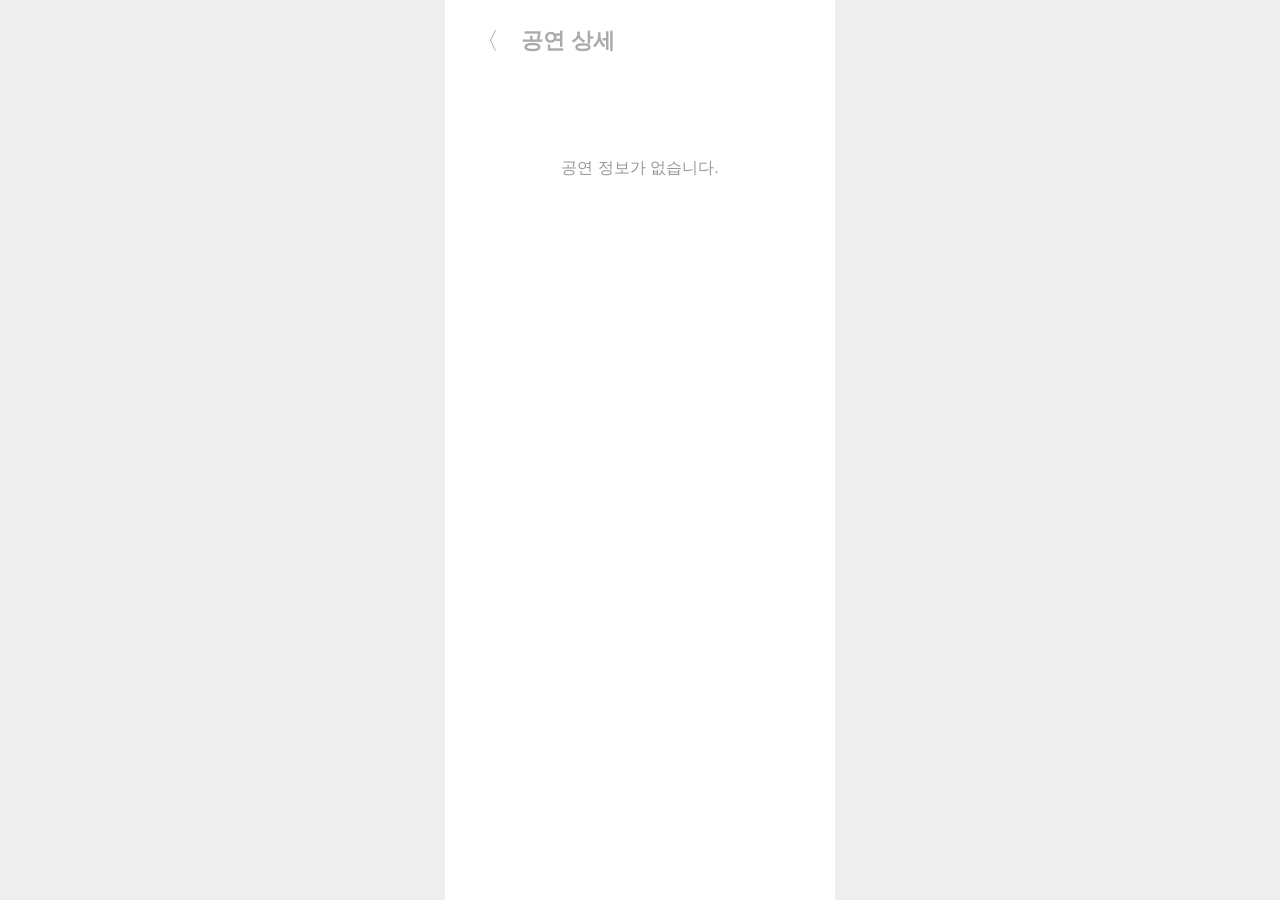
<file: src/main/resources/static/detail/detail.html>
<!DOCTYPE html>
<html lang="ko">
<head>
    <meta charset="UTF-8" />
    <meta name="viewport" content="width=device-width, initial-scale=1.0" />
    <title>공연 상세</title>
    <link rel="stylesheet" href="detail.css" />
</head>
<body>
<div class="app">

    <header class="detail-header">
        <button onclick="history.back()">〈</button>
        <h1>공연 상세</h1>
    </header>

    <main id="detailContainer">
        <!-- JS로 상세 정보 출력 -->
    </main>

</div>

<script src="detail.js"></script>
</body>
</html>
</file>
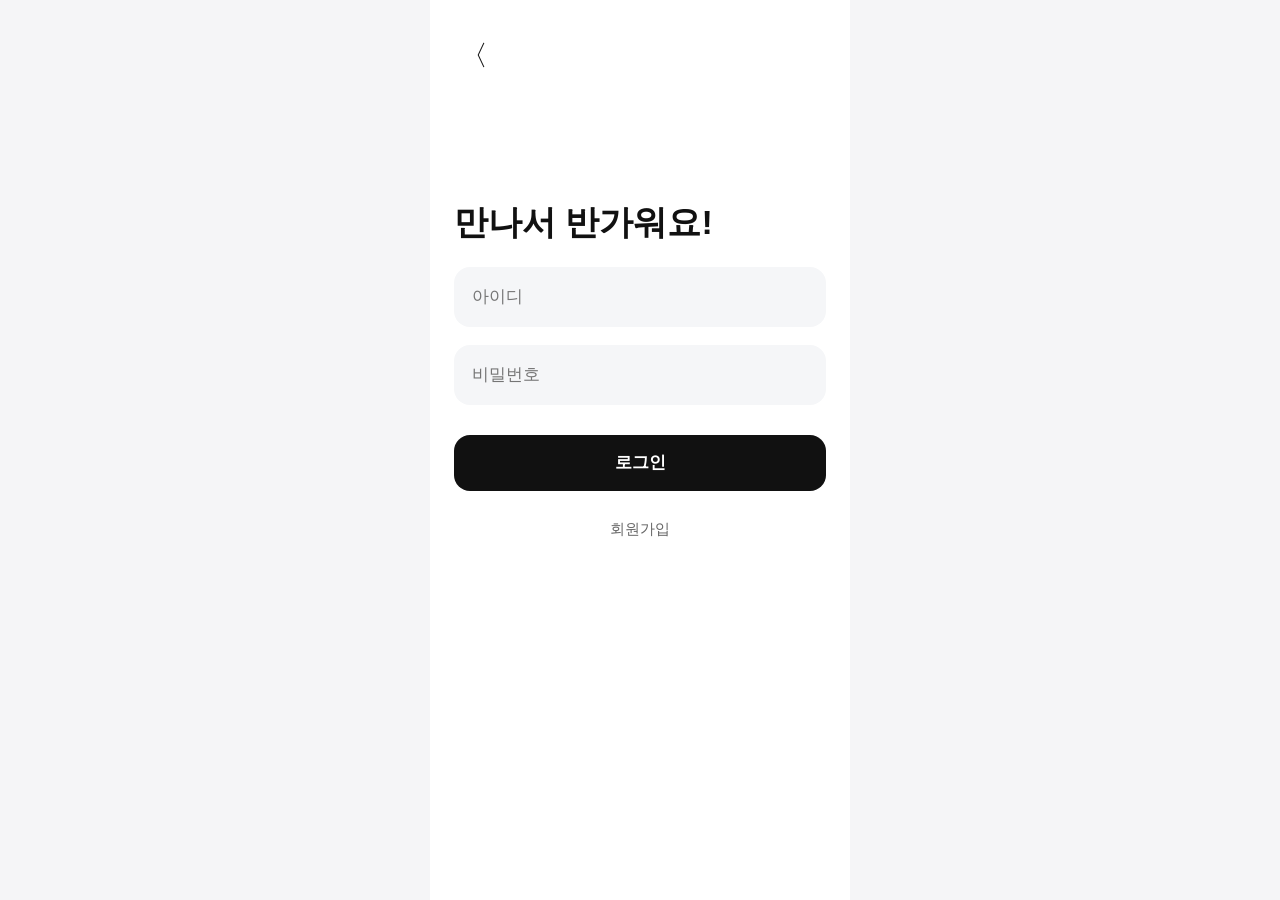
<file: src/main/resources/static/login/login.html>
<!DOCTYPE html>
<html lang="ko">
<head>
    <meta charset="UTF-8">
    <meta name="viewport"
          content="width=device-width, initial-scale=1.0">

    <title>로그인</title>

    <link rel="stylesheet" href="login.css">
</head>

<body>

<div class="login-container">

    <div class="top-bar">

        <button class="back-btn"
                onclick="location.href='../index.html'">
            〈
        </button>

    </div>

    <h1>만나서 반가워요!</h1>


    <input id="userid"
           placeholder="아이디">

    <input id="password"
           type="password"
           placeholder="비밀번호">

    <button id="loginBtn">
        로그인
    </button>

    <div class="bottom-menu">

        <button onclick="location.href='../signup/signup.html'">
            회원가입
        </button>

    </div>

</div>

<script src="login.js"></script>

</body>
</html>
</file>
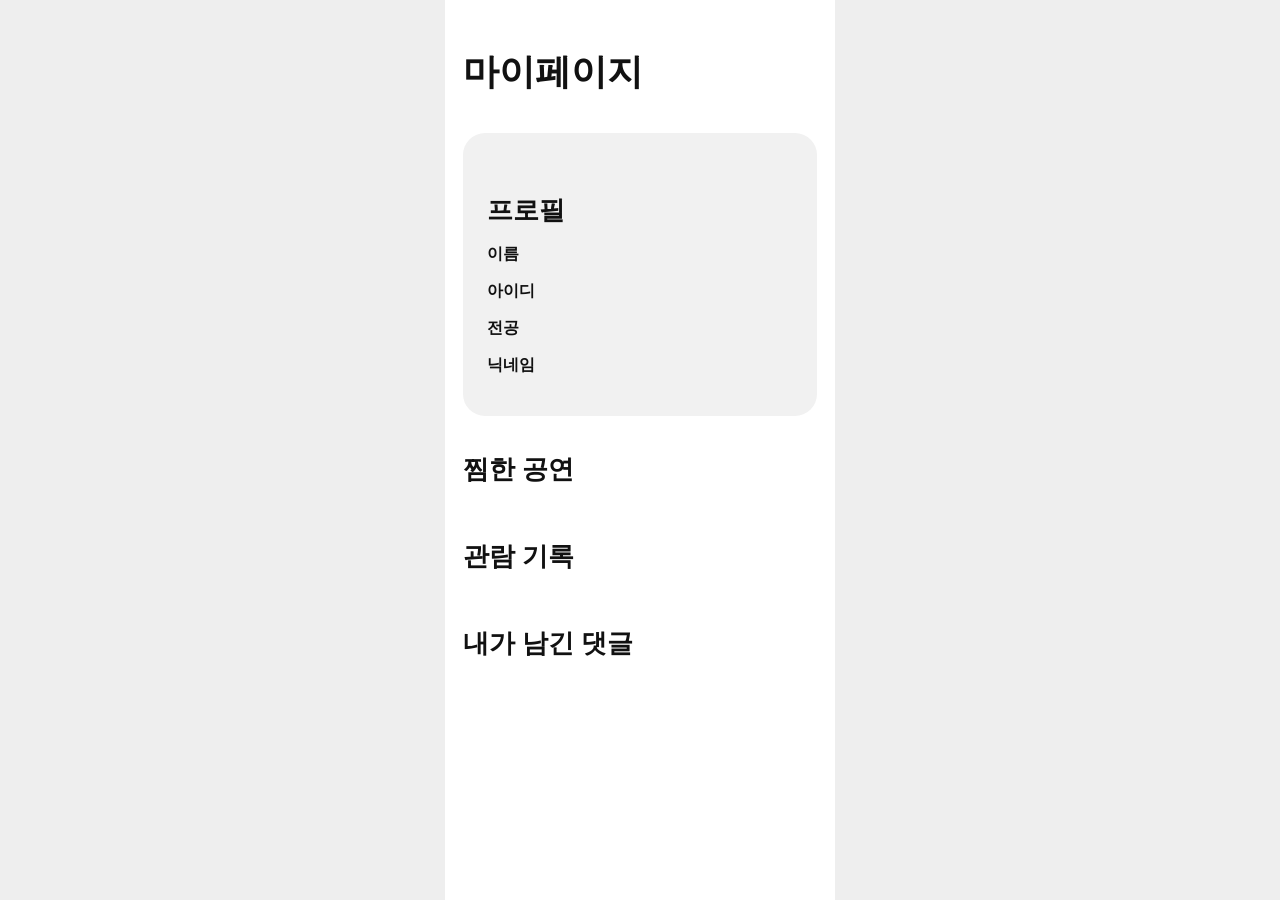
<file: src/main/resources/static/pages/mypage.html>
<!DOCTYPE html>
<html lang="ko">
<head>
    <meta charset="UTF-8" />
    <title>마이페이지</title>
    <link rel="stylesheet" href="mypage.css" />
</head>
<body>
<div class="mypage-container">
    <h1>마이페이지</h1>

    <section class="profile-card">
        <h2>프로필</h2>
        <p><strong>이름</strong> <span id="name"></span></p>
        <p><strong>아이디</strong> <span id="userid"></span></p>
        <p><strong>전공</strong> <span id="major"></span></p>
        <p><strong>닉네임</strong> <span id="nickname"></span></p>
    </section>

    <section>
        <h2>찜한 공연</h2>
        <div id="favorites" class="card-list"></div>
    </section>

    <section>
        <h2>관람 기록</h2>
        <div id="watchHistory" class="card-list"></div>
    </section>

    <section>
        <h2>내가 남긴 댓글</h2>
        <div id="reviews" class="card-list"></div>
    </section>
</div>

<script src="mypage.js"></script>
</body>
</html>
</file>
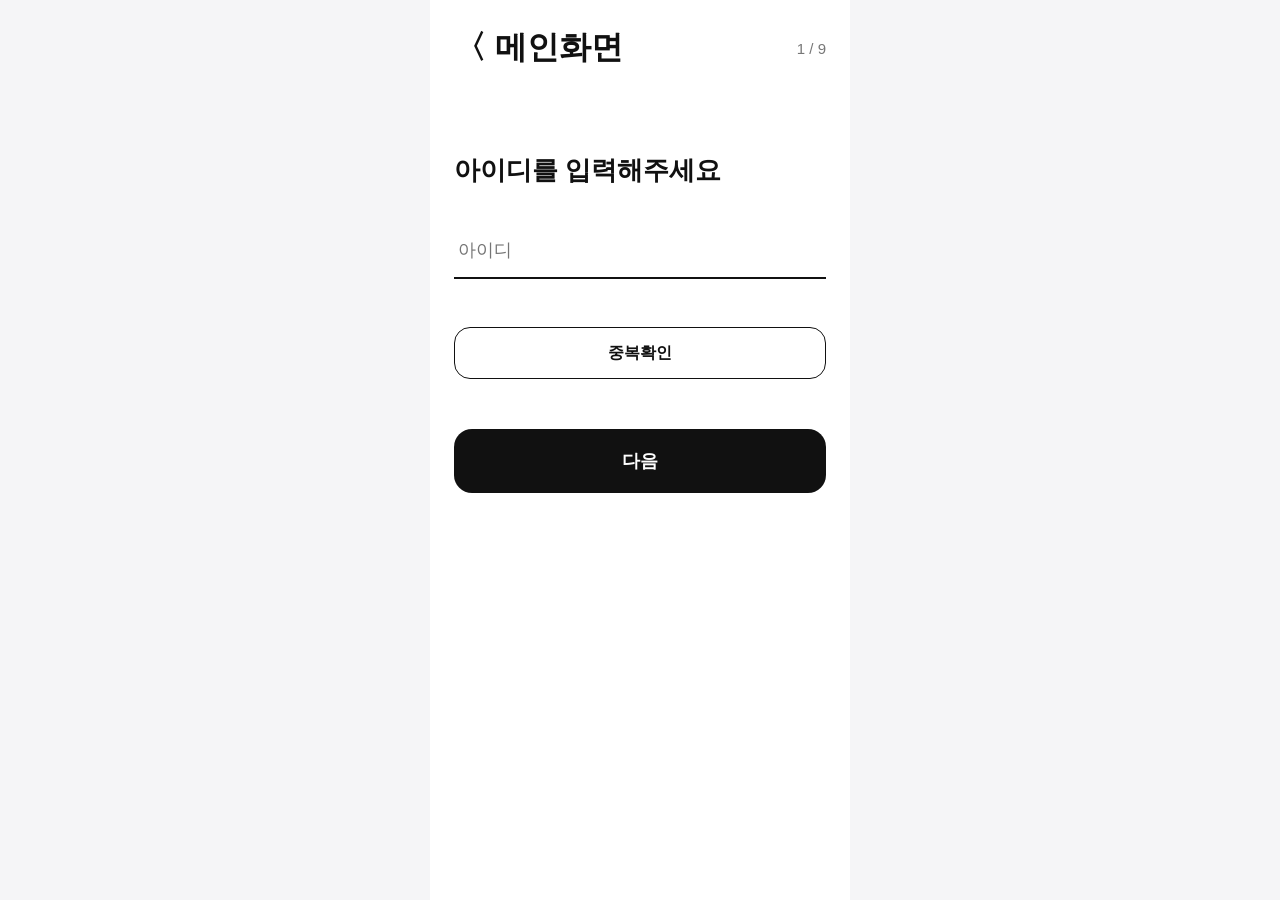
<file: src/main/resources/static/signup/signup.html>
<!DOCTYPE html>
<html lang="ko">
<head>
    <meta charset="UTF-8">
    <meta name="viewport" content="width=device-width, initial-scale=1.0">
    <title>회원가입</title>
    <link rel="stylesheet" href="signup.css">
</head>
<body>

<div class="signup-container">

    <div class="signup-top">
        <button class="home-btn"
                onclick="location.href='../index.html'">
            〈 메인화면
        </button>

        <span id="stepText">1 / 7</span>
    </div>

    <section class="step active" id="step1">
        <h1>아이디를 입력해주세요</h1>

        <input id="userid" placeholder="아이디">

        <button type="button" id="checkUseridBtn" class="sub-btn">
            중복확인
        </button>

        <p id="useridCheckMessage"></p>

        <button onclick="saveUserid()" class="main-btn">
            다음
        </button>
    </section>

    <section class="step" id="step2">
        <h1>비밀번호를 입력해주세요</h1>
        <input id="password" type="password" placeholder="비밀번호">
        <button onclick="savePassword()">다음</button>
        <button type="button" class="prev-btn" onclick="prevStep()">이전</button>
    </section>

    <section class="step" id="step3">
        <h1>비밀번호를 한 번 더 입력해주세요</h1>
        <input id="passwordConfirm" type="password" placeholder="비밀번호 확인">
        <button onclick="checkPassword()">다음</button>
        <button type="button" class="prev-btn" onclick="prevStep()">이전</button>
    </section>

    <section class="step" id="step4">
        <h1>이름을 입력해주세요</h1>
        <input id="name" placeholder="이름">
        <button onclick="saveName()">다음</button>
        <button type="button" class="prev-btn" onclick="prevStep()">이전</button>
    </section>

    <section class="step active" id="step5">
        <h1>사용하실 별명을 입력해주세요</h1>
        <input id="nickname" placeholder="별명">
        <button type="button" id="checkNicknameBtn" class="sub-btn">
            중복확인
        </button>
        <p id="nicknameCheckMessage"></p>
        <button onclick="saveNickname()" class="main-btn">
            다음
        </button>
    </section>


    <section class="step" id="step6">
        <h1>소속 유형을 선택해주세요</h1>
        <select id="userTypeSelect">
            <option value="">선택해주세요</option>
            <option value="UNDERGRAD">학부생</option>
            <option value="GRADUATE">대학원생</option>
            <option value="STAFF">교직원</option>
            <option value="OTHER">기타</option>
        </select>

        <button onclick="saveUserType()">다음</button>
        <button type="button" class="prev-btn" onclick="prevStep()">이전</button>
    </section>

    <section class="step" id="step7">

        <h1>단과대와 학과, 학번을 선택해주세요</h1>

        <select id="collegeSelect"
                onchange="updateMajorOptions()">
        </select>

        <select id="majorSelect"></select>

        <select id="studentYear">
            <option value="">학번 선택</option>
            <option value="26">26학번</option>
            <option value="25">25학번</option>
            <option value="24">24학번</option>
            <option value="23">23학번</option>
            <option value="22">22학번</option>
            <option value="21">21학번</option>
            <option value="20">20학번</option>
            <option value="19">19학번</option>
            <option value="18">18학번</option>
            <option value="17">17학번</option>
            <option value="16">16학번</option>
            <option value="15">15학번</option>
            <option value="14">14학번</option>
            <option value="13">13학번</option>
            <option value="12">12학번</option>
        </select>

        <button onclick="saveCollegeMajor()">다음</button>

        <button type="button"
                class="prev-btn"
                onclick="prevStep()">
            이전
        </button>

    </section>

    <section class="step" id="step8">
        <h1>이메일을 입력해주세요</h1>
        <input id="email" type="email" placeholder="example@email.com">
        <button onclick="saveEmail()">다음</button>
        <button type="button" class="prev-btn" onclick="prevStep()">이전</button>
    </section>

    <section class="step" id="step9">
        <h1>성별을 선택해주세요</h1>

        <div class="gender-box">
            <button onclick="selectGender('FEMALE')">여성</button>
            <button onclick="selectGender('MALE')">남성</button>
            <button type="button" class="prev-btn" onclick="prevStep()">이전</button>
        </div>

        <button class="submit-btn" onclick="signup()">회원가입 완료</button>
    </section>

</div>

<script src="signup.js"></script>
</body>
</html>
</file>
<file: src/main/resources/static/detail/detail.css>
* {
    box-sizing: border-box;
}

body {
    margin: 0;
    background: #eee;
    font-family: -apple-system, BlinkMacSystemFont, "Pretendard", "Segoe UI", sans-serif;
    color: #111;
}

.app {
    width: 390px;
    min-height: 100vh;
    margin: 0 auto;
    background: #fff;
    padding: 24px;
}

.detail-header {
    display: flex;
    align-items: center;
    gap: 16px;
    margin-bottom: 28px;
}

.detail-header button {
    border: none;
    background: none;
    font-size: 24px;
    cursor: pointer;
    color: #aaa;
}

.detail-header h1 {
    margin: 0;
    font-size: 22px;
    font-weight: 800;
    color: #aaa;
}

.poster {
    width: 100%;
    height: 460px;
    object-fit: cover;
    border-radius: 12px;
    background: #ddd;
}

.badge {
    display: inline-block;
    margin-top: 22px;
    padding: 6px 10px;
    border-radius: 999px;
    background: #111;
    color: #fff;
    font-size: 12px;
    font-weight: 700;
}

.title {
    margin: 14px 0 10px;
    font-size: 28px;
    font-weight: 900;
    letter-spacing: -1px;
}

.meta {
    margin: 6px 0;
    color: #666;
    font-size: 14px;
}

.description {
    margin-top: 28px;
    padding-top: 22px;
    border-top: 1px solid #ddd;
}

.description h2 {
    margin: 0 0 12px;
    font-size: 18px;
}

.description p {
    margin: 0;
    font-size: 15px;
    line-height: 1.7;
    color: #333;
    white-space: pre-line;
}

.reserve-btn {
    width: 100%;
    margin-top: 36px;
    padding: 16px;
    border: none;
    border-radius: 12px;
    background: #111;
    color: #fff;
    font-size: 17px;
    font-weight: 800;
    cursor: pointer;
}

.empty {
    margin-top: 100px;
    text-align: center;
    color: #999;
}
</file>
<file: src/main/resources/static/login/login.css>
* {
    box-sizing: border-box;
}

body {
    margin: 0;

    background: #f5f5f7;

    font-family:
            -apple-system,
            BlinkMacSystemFont,
            "Pretendard",
            sans-serif;
}

.login-container {

    width: 100%;
    max-width: 420px;

    min-height: 100vh;

    margin: 0 auto;

    background: white;

    padding: 32px 24px;
}

h1 {

    margin-top: 120px;

    font-size: 34px;
    font-weight: 700;

    color: #111;

    line-height: 1.3;
}

.sub-text {

    color: #777;

    margin-top: 12px;
    margin-bottom: 48px;

    font-size: 16px;
}

.top-bar {

    height: 48px;

    display: flex;
    align-items: center;
}

.back-btn {

    border: none;
    background: none;

    font-size: 28px;

    cursor: pointer;

    color: #111;
}

input {

    width: 100%;
    height: 60px;

    border: none;
    border-radius: 16px;

    background: #f5f6f8;

    padding: 0 18px;

    font-size: 17px;

    margin-bottom: 18px;

    outline: none;

    transition: 0.2s;
}

input:focus {

    background: #eef3ff;

    border: 2px solid #3182f6;
}

#loginBtn {

    width: 100%;
    height: 56px;

    border: none;
    border-radius: 16px;

    background: #111;
    color: white;

    font-size: 17px;
    font-weight: 600;

    margin-top: 12px;

    cursor: pointer;

    transition: 0.2s;
}

#loginBtn:hover {
    opacity: 0.88;
}

.bottom-menu {

    margin-top: 28px;

    text-align: center;
}

.bottom-menu button {

    border: none;
    background: none;

    color: #666;

    font-size: 15px;

    cursor: pointer;
}
</file>
<file: src/main/resources/static/pages/mypage.css>
* {
    box-sizing: border-box;
}

body {
    margin: 0;
    font-family: -apple-system, BlinkMacSystemFont, "Pretendard", "Segoe UI", sans-serif;
    background: #eee;
    color: #111;
}

.mypage-container {
    width: 390px;
    min-height: 100vh;
    margin: 0 auto;
    background: #fff;
    overflow-y: auto;
    padding: 48px 18px;
}

.profile-card,
.item-card {
    background: #f1f1f1;
    border-radius: 22px;
    padding: 24px;
    box-shadow: none;
}

.card-list {
    display: grid;
    grid-template-columns: 1fr;
    gap: 18px;
}

.item-card {
    min-height: 120px;
}

.item-card img {
    width: 100%;
    max-height: 220px;
    object-fit: cover;
    border-radius: 14px;
    background: #ddd;
}

.item-card h3 {
    margin: 12px 0 6px;
}

.item-card p {
    color: #666;
    font-size: 14px;
}

.mypage-container h1 {
    font-size: 36px;
    margin: 0 0 36px;
}

.mypage-container h2 {
    font-size: 26px;
    margin: 36px 0 16px;
}
</file>
<file: src/main/resources/static/signup/signup.css>
* {
    box-sizing: border-box;
}

body {
    margin: 0;
    font-family: -apple-system, BlinkMacSystemFont, "Pretendard", sans-serif;
    background: #f5f5f7;
    color: #111;
}

.signup-container {
    width: 100%;
    max-width: 420px;
    min-height: 100vh;
    margin: 0 auto;
    background: white;
    padding: 24px;
}


.back-btn {
    background: none;
    border: none;
    font-size: 24px;
    cursor: pointer;
}

#stepText {
    font-size: 14px;
    color: #777;
}

.step {
    display: none;
    animation: slideIn 0.25s ease;
    margin-top: 80px;
}

.step.active {
    display: block;
}

.step h1 {
    font-size: 26px;
    line-height: 1.4;
    margin-bottom: 36px;
}

input {
    width: 100%;
    border: none;
    border-bottom: 2px solid #111;
    padding: 16px 4px;
    font-size: 18px;
    outline: none;
    margin-bottom: 24px;
}

button {
    width: 100%;
    height: 52px;
    border: none;
    border-radius: 12px;
    background: #111;
    color: white;
    font-size: 16px;
    cursor: pointer;
}

button:hover {
    opacity: 0.85;
}

.gender-box {
    display: flex;
    flex-direction: column;
    gap: 12px;
    margin-bottom: 32px;
}

.gender-box button {
    background: #f1f1f1;
    color: #111;
}

.gender-box button.selected {
    background: #111;
    color: white;
}

.submit-btn {
    margin-top: 20px;
}

@keyframes slideIn {
    from {
        opacity: 0;
        transform: translateX(24px);
    }
    to {
        opacity: 1;
        transform: translateX(0);
    }
}

.prev-btn {
    margin-top: 12px;
    background: #eee;
    color: #111;
}

.signup-top {
    height: 48px;
    display: flex;
    align-items: center;
    justify-content: space-between;
}

.home-btn {
    width: auto;
    height: auto;

    border: none;
    background: none;

    color: #111;

    font-size: 32px;
    font-weight: 700;

    padding: 0;

    cursor: pointer;
}

#stepText {
    font-size: 15px;
    color: #777;
}

select {
    width: 100%;
    height: 60px;

    border: none;
    border-radius: 16px;

    padding: 0 18px;

    font-size: 17px;
    font-weight: 500;

    background: #f5f6f8;
    color: #111;

    margin-bottom: 18px;

    outline: none;

    appearance: none;
    -webkit-appearance: none;
    -moz-appearance: none;

    cursor: pointer;

    transition: all 0.2s ease;
}

select:focus {
    background: #eef3ff;
    border: 2px solid #3182f6;
}

select:hover {
    background: #eceef2;
}

.sub-btn {
    width: 100%;
    height: 52px;
    margin-top: 24px;
    border: 1px solid #111;
    border-radius: 16px;
    background: white;
    color: #111;
    font-size: 16px;
    font-weight: 600;
    cursor: pointer;
}

.main-btn {
    width: 100%;
    height: 64px;
    margin-top: 16px;
    border: none;
    border-radius: 18px;
    background: #111;
    color: white;
    font-size: 18px;
    font-weight: 700;
    cursor: pointer;
}

#useridCheckMessage {
    min-height: 22px;
    margin: 12px 0 0;
    font-size: 14px;
    color: #777;
}
</file>
